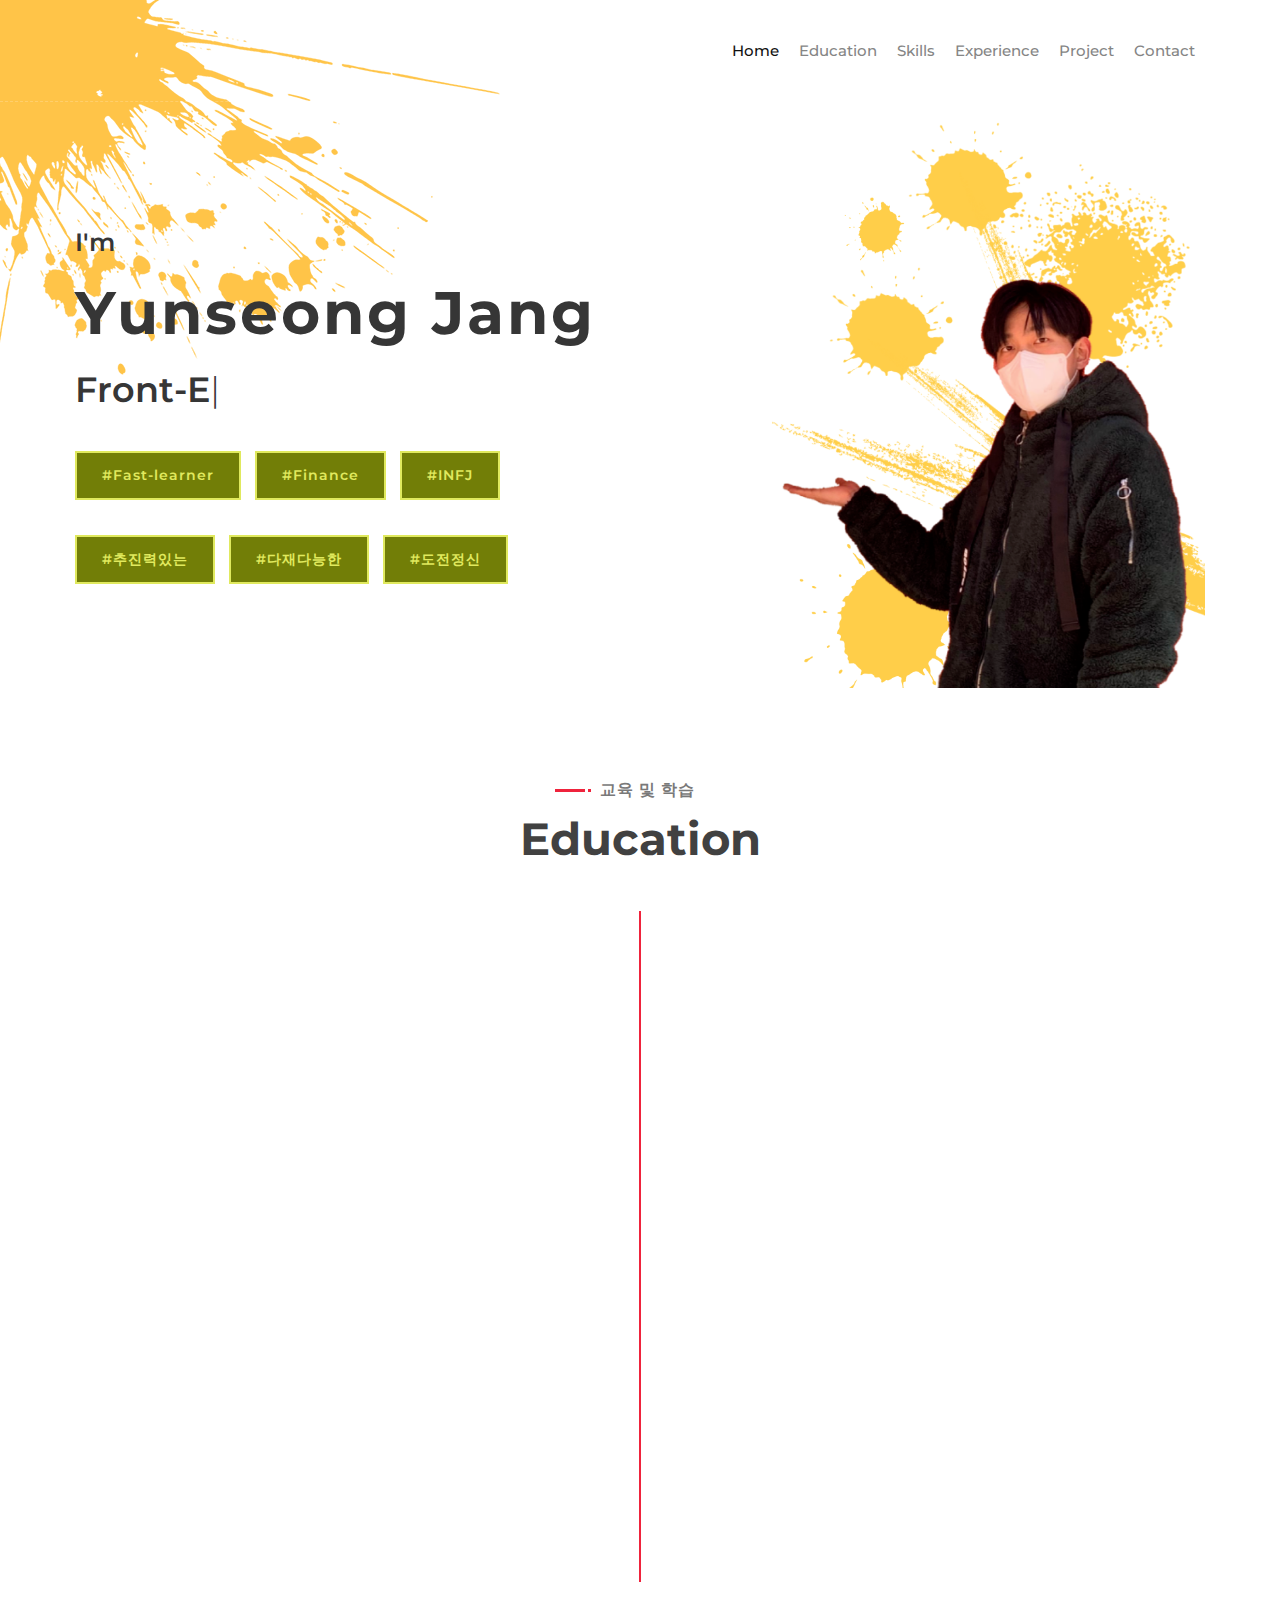
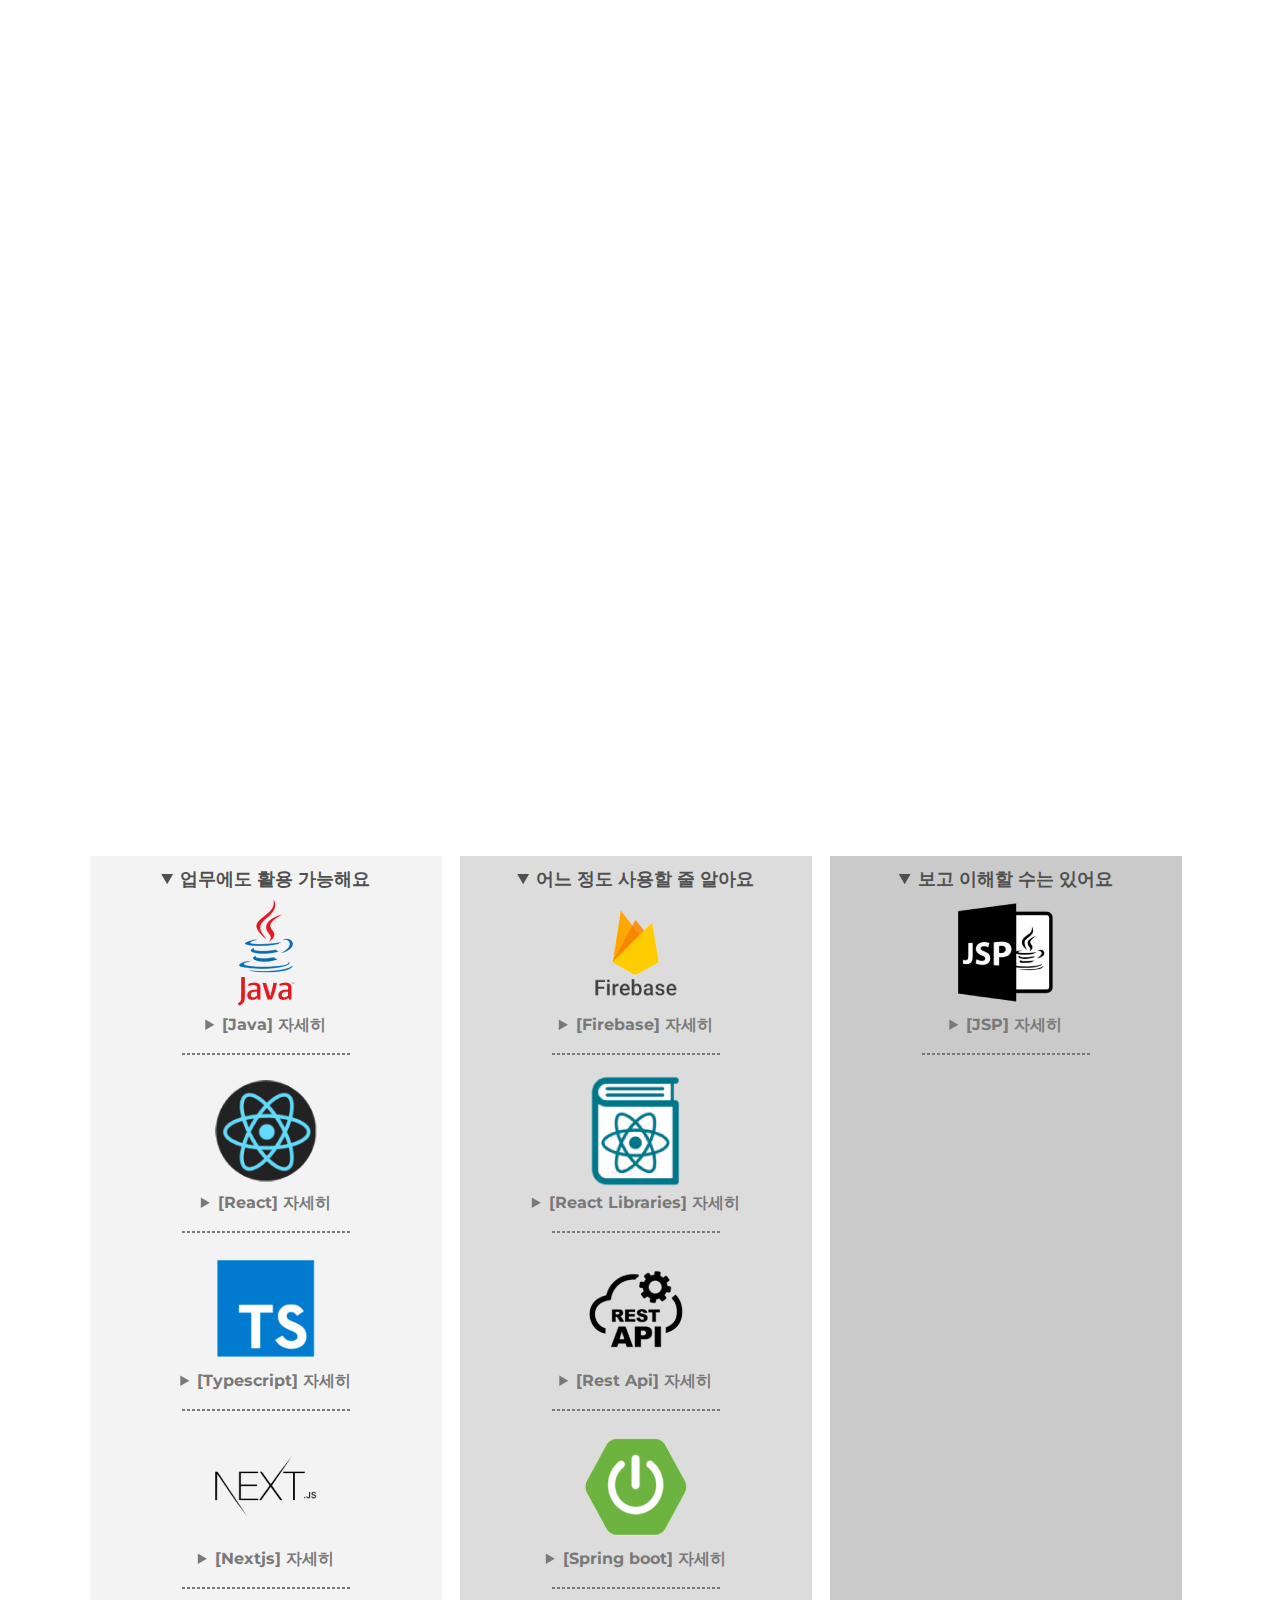
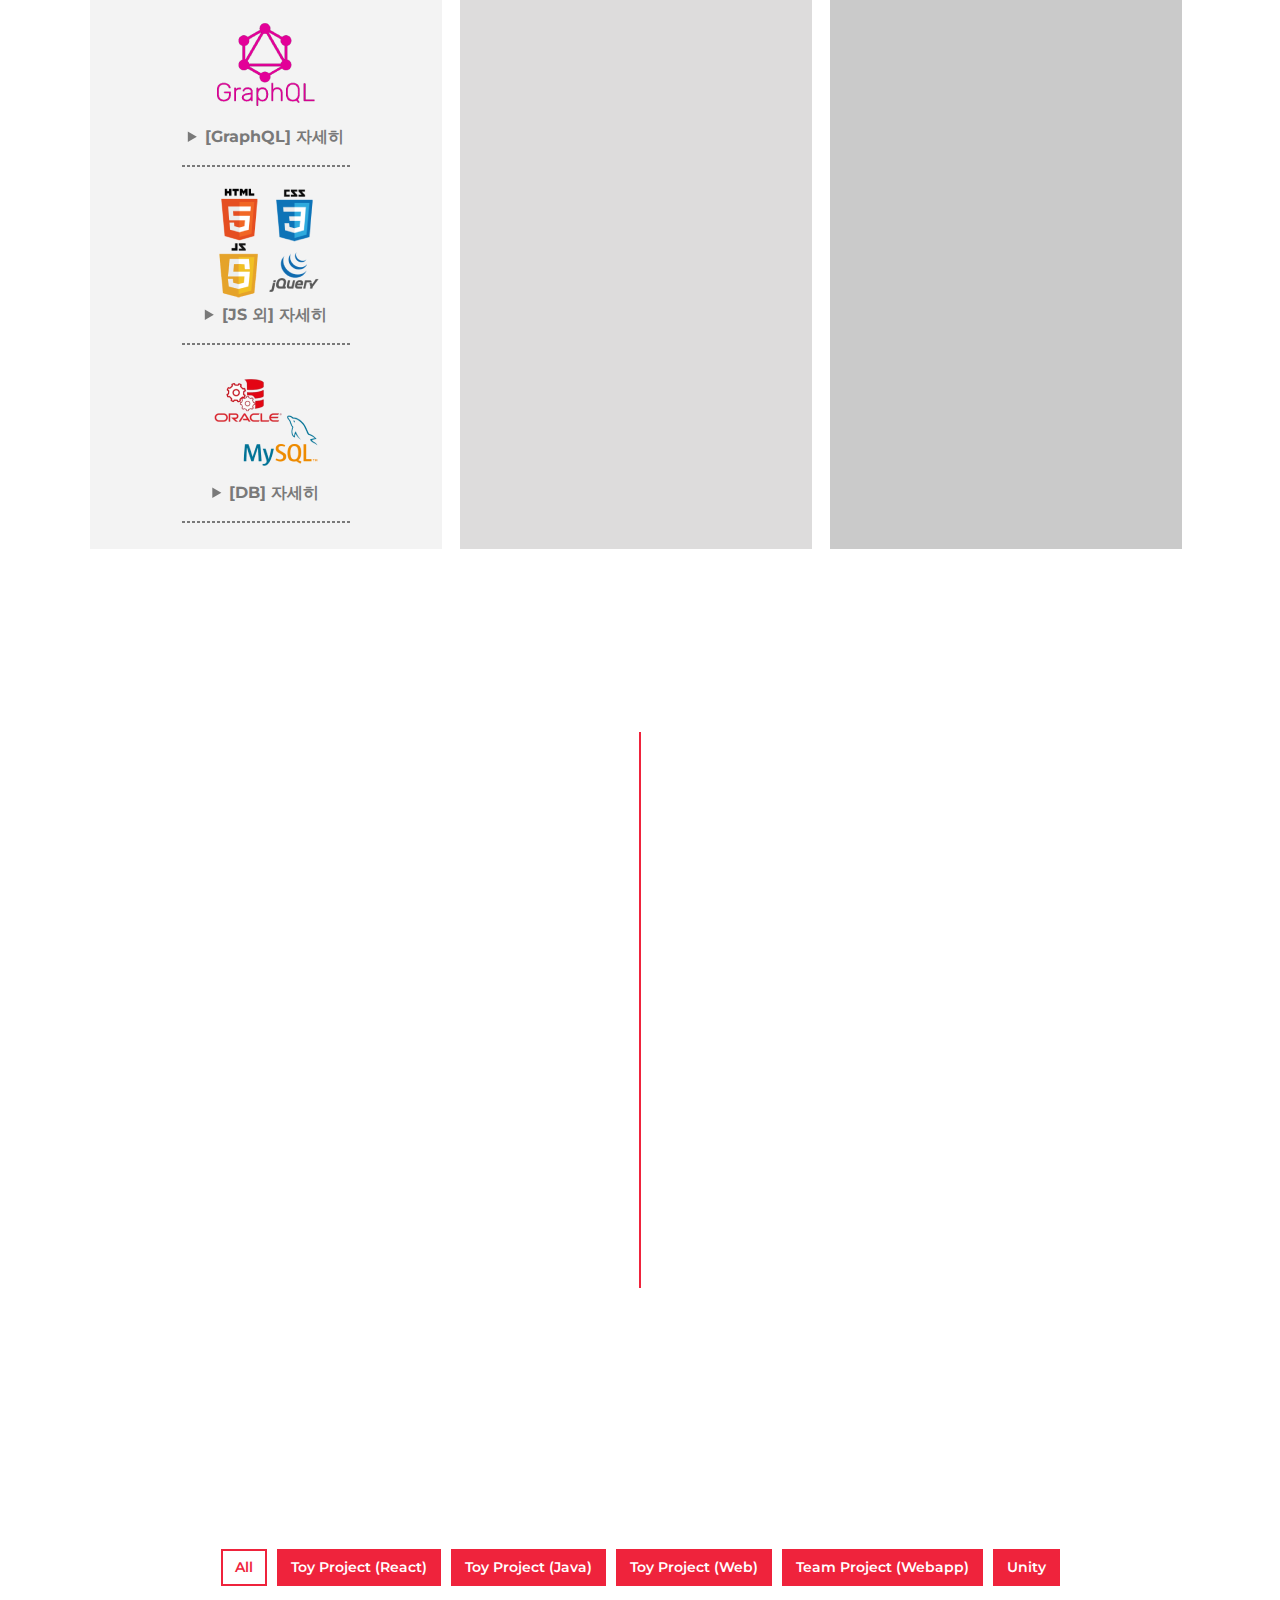
<file: index.html>
<!DOCTYPE html>
<html lang="en">
    <head>
        <meta charset="utf-8">
        <title>비전있는 비전공자 "장윤성"</title>
        <meta content="width=device-width, initial-scale=1.0" name="viewport">
        <meta content="Free Website Template" name="keywords">
        <meta content="Free Website Template" name="description">

        <!-- Favicon -->
        <link href="img/favicon.ico" rel="icon">

        <!-- Google Font -->
        <link href="https://fonts.googleapis.com/css2?family=Montserrat:wght@300;400;500;600;700&display=swap" rel="stylesheet">

        <!-- CSS Libraries -->
        <link href="https://stackpath.bootstrapcdn.com/bootstrap/4.4.1/css/bootstrap.min.css" rel="stylesheet">
        <link href="https://cdnjs.cloudflare.com/ajax/libs/font-awesome/5.10.0/css/all.min.css" rel="stylesheet">
        <link href="lib/animate/animate.min.css" rel="stylesheet">
        <link href="lib/owlcarousel/assets/owl.carousel.min.css" rel="stylesheet">
        <link href="lib/lightbox/css/lightbox.min.css" rel="stylesheet">

        <!-- Template Stylesheet -->
        <link href="./css/style.css" rel="stylesheet">
    </head>

    <body data-spy="scroll" data-target=".navbar" data-offset="51">
        <!-- Nav Bar Start -->
        <div class="navbar navbar-expand-lg bg-light navbar-light">
            <div class="container-fluid">
                
                <button type="button" class="navbar-toggler" data-toggle="collapse" data-target="#navbarCollapse">
                    <span class="navbar-toggler-icon"></span>
                </button>

                <div class="collapse navbar-collapse justify-content-between" id="navbarCollapse">
                    <div class="navbar-nav ml-auto">
                        <a href="#home" class="nav-item nav-link active">Home</a>
                        <a href="#about" class="nav-item nav-link">Education</a>
                        <a href="#service" class="nav-item nav-link">Skills</a>
                        <a href="#experience" class="nav-item nav-link">Experience</a>
                        <a href="#portfolio" class="nav-item nav-link">Project</a>
                        <a href="#contact" class="nav-item nav-link">Contact</a>
                    </div>
                </div>
            </div>
        </div>
        <!-- Nav Bar End -->


        <!-- Hero Start -->
        <div class="hero" id="home">
            <div class="container-fluid">
                <div class="row align-items-center">
                    <div class="col-sm-12 col-md-6">
                        <div class="hero-content">
                            <div class="hero-text">
                                <p>I'm</p>
                                <h1>Yunseong Jang</h1>
                                <h2></h2>
                                <div class="typed-text">Front-End Developer</div>
                            </div>
                            <div class="hero-btn">
                                <a class="btn" style="cursor: default;">#Fast-learner</a>
                                <a class="btn" style="cursor: default;">#Finance</a>
                                <a class="btn" style="cursor: default;">#INFJ</a>
                                </br>
                                <a class="btn" style="cursor: default;">#추진력있는</a>
                                <a class="btn" style="cursor: default;">#다재다능한</a>
                                <a class="btn" style="cursor: default;">#도전정신</a>
                            </div>
                        </div>
                    </div>
                    <div class="col-lg-6">
                        <div class="hero-image">
                            <img src="img/hero2.png" alt="Hero Image">
                        </div>
                    </div>
                </div>
            </div>
        </div>
        <!-- Hero End -->


        <!-- About Start -->
        <div class="experience" id="about">
            <div class="container">
                <header class="section-header text-center wow zoomIn" data-wow-delay="0.1s">
                    <p>교육 및 학습</p>
                    <h2>Education</h2>
                </header>
                <div class="timeline">
                    
                    <div class="timeline-item left wow slideInLeft" data-wow-delay="0.1s">
                        <div class="timeline-text">
                            <div class="timeline-date">2006 - 2009 (졸업)</div>
                            <h2>자양 고등학교</h2>
                            <h4>대한민국 서울시 광진구</h4>
                            <p>
                               
                            </p>
                        </div>
                    </div>
                    <div class="timeline-item right wow slideInRight" data-wow-delay="0.1s">
                        <div class="timeline-text">
                            <div class="timeline-date">2013.10 - 2014.10 (졸업)</div>
                            <h2>SIBT (Sydney Institute Business and Technology)</h2>
                            <h4>Sydney, NSW, Australia</h4>
                            <p>
                                Diploma of Commerce
                            </p>
                        </div>
                    </div>
                    <div class="timeline-item left wow slideInLeft" data-wow-delay="0.1s">
                        <div class="timeline-text">
                            <div class="timeline-date">2015 - 2015 (중퇴)</div>
                            <h2>Macquarie University</h2>
                            <h4>Sydney, NSW, Australia</h4>
                            <p>
                                Accounting
                            </p>
                        </div>
                    </div>
                    <div class="timeline-item right wow slideInRight" data-wow-delay="0.1s">
                        <div class="timeline-text">
                            <div class="timeline-date">2022.08.03 - 2022.12.28 (수료)</div>
                            <h2>KOREA IT Academy</h2>
                            <h4>대한민국 서울시 서초구</h4>
                            <p>
                                임베디드 소프트웨어융합 풀스택 개발자 양성과정B
                            </p>
                        </div>
                    </div>
                </div>
            </div>
        </div>
        <!-- About End -->
        <!-- ETC Info Start-->
        <div class="banner wow zoomIn" data-wow-delay="0.1s" style="visibility: visible; animation-delay: 0.1s; animation-name: zoomIn;">
            <div class="container">
                <div class="section-header text-center">
                    
                    <h2>More Info</h2>
                </div>
                <div class="container banner-text" style="text-align: left;">
                    <p><b>기타 어학관련: </b></p>
                    <li>Navitas English (Bondi) | <em>Sydney, NSW, Australia</em> | General English (Advanced Level) </br><ul style="text-align: right;">2012.11.12 - 2013.09.13</ul></li>
                    <li>Navitas English (City) | <em>Sydney, NSW, Australia</em> | IELTS Exam Preparation </br><ul style="text-align: right;">2013.03.18 - 2013.05.10</ul></li>
                    <li>Navitas English (City) | <em>Sydney, NSW, Australia</em> | Academic English2 (Score: 78.5/100) </br><ul style="text-align: right;">2013.06.17 - 2013.08.23</ul></li>
                </div>
                <div class="container banner-text" style="text-align: left;">
                    <p><b>기타 자격증: </b></p>
                    <li>운전면허증&nbsp;&nbsp;&nbsp;|&nbsp;&nbsp;&nbsp;1종 보통&nbsp;&nbsp;&nbsp;|&nbsp;&nbsp;&nbsp;2010년 취득</li>
                </div>
            </div>
        </div>
        <!-- ETC Info End-->
        
        <!-- Service Start -->
        <div class="service" id="service">
            <div class="container">
                <div class="section-header text-center wow zoomIn" data-wow-delay="0.1s">
                    <p>프로그래밍</p>
                    <h2>Skills</h2>
                </div>


                <div class="skill-container" id="skill-con">
                    <div id="skill-left"><details open="true"><summary style="font-size: 18px; color:#505050;"><b>업무에도 활용 가능해요</b></summary>
                        <img src="img/java.png"></br><details><summary><b>[Java] 자세히</b></summary>
                            <p>
                                <li>국비과정에서 기본 Language로 Java를 학습하였습니다.</li>
                                <li>Java 언어를 기본으로 한 프로젝트 경험이 있습니다.</li>
                            </p>
                        </details>
                        <hr>
                        <img src="img/react.png"></br><details><summary><b>[React] 자세히</b></summary>
                            <p>
                                <li>React에 대한 전반적인 이해도와 사용 방법을 갖추고 있습니다.</li>
                                <li>React 기반의 프로젝트 제작 경험이 있습니다. (Project 카테고리 참조)</li>
                                
                            </p>
                        </details>
                        <hr>
                        <img src="img/typescript.png"></br><details><summary><b>[Typescript] 자세히</b></summary>
                            <p>
                                <li>React 프로젝트를 Typescript를 기반으로 제작하였습니다.</li>
                                <li>Typescript에 대한 전반적인 이해도를 갖추고 있습니다.</li>
                            </p>
                        </details>
                        <hr>
                        <img src="img/nextjs.png"></br><details><summary><b>[Nextjs] 자세히</b></summary>
                            <p>
                                <li>Next.js를 사용하여, React 프로젝트를 진행하였습니다.</li>
                                <li>Next.js에 대한 전반적인 이해도를 갖추고 있습니다.</li>
                            </p>
                        </details>
                        <hr>
                        <img src="img/graphql.png"></br><details><summary><b>[GraphQL] 자세히</b></summary>
                            <p>
                                <li>Apollo를 사용하여, GraphQL을 연동한 프로젝트를 진행하였습니다.</li>
                                <li>REST Api와의 차이를 숙지하고 있습니다.</li>
                            </p>
                        </details>
                        <hr>
                        <img src="img/html.png"></br><details><summary><b>[JS 외] 자세히</b></summary>
                            <p>
                            <li>Toy Project(프몬 아카데미), Team Project (Space Music) 웹앱 제작 경험이 있습니다.</li>
                            <li>부트스트랩 템플릿을 활용하여 기존 템플릿에 css, js 등을 추가/삭제하여 원하는 기능과 화면을 구현할 수 있습니다.</li>
                            <li>React를 공부하면서, JS에 대한 이해도와 언어 사용 숙련도가 향상되었습니다.</li>
                            </p>
                        </details>
                        <hr>
                        <img src="img/db.png"></br><details><summary><b>[DB] 자세히</b></summary>
                            <p>
                            <li>기본적인 SQL문 사용이 가능합니다.</li>
                            <li>Team Project (SPACE MUSIC) 제작 시, Oracle DB를 활용한 SQL문을 직접 작성하였습니다.</li>
                            </p>
                        </details>
                        <hr>

                    </details>
                    </div>
                    

                    <div id="skill-center"><details open="true"><summary style="font-size: 18px; color:#505050;"><b>어느 정도 사용할 줄 알아요</b></summary>
                        <img src="img/firebase.png"></br><details><summary><b>[Firebase] 자세히</b></summary>
                            <p>
                                <li>React Board 프로젝트에서 활용한 경험이 있습니다.</li>
                                <li>Firebase를 활용한 DB사용을 진행하였습니다.</li>
                            </p>
                        </details>
                        <hr>
                        <img src="img/reactlibraries.png"></br><details><summary><b>[React Libraries] 자세히</b></summary>
                            <p>
                                <li>React 업무 활용도를 높이기 위한, 다양한 Library들을 사용할 수 있습니다.</li>
                                <li>Apollo, Emotion, Antd, Eslint, slick 등등 다양한 라이브러리들을 공부하였습니다.</li>
                            </p>
                        </details>
                        <hr>
                        <img src="img/restapi.png"></br><details><summary><b>[Rest Api] 자세히</b></summary>
                            <p>
                                <li>Rest Api에 대한 기본적인 이해도와 사용 방법을 갖추고 있습니다.</li>
                                <li>GraphQL과의 차이점을 숙지하고 있습니다.</li>
                            </p>
                        </details>
                        <hr>
                        <img src="img/springboot.png"></br><details><summary><b>[Spring boot] 자세히</b></summary>
                            <p>
                            <li>MySQL/Oracle과 연동하여 데이터 입출력이 가능합니다.</li>
                            <li>기본적인 CRUD 게시판 제작이 가능합니다.</li>
                            </p>
                        </details>
                        <hr>


                    </details>
                    </div>

                    <div id="skill-right"><details open="true"><summary style="font-size: 18px; color:#505050;"><b>보고 이해할 수는 있어요</b></summary>
                        <img src="img/jsp.png"></br><details><summary><b>[JSP] 자세히</b></summary>
                            <p>
                            <li>MySQL/Oracle과 연동하여 데이터 입출력이 가능합니다.</li>
                            <li>간단한 게시판 제작이 가능합니다.</li>
                            <li>Team Project(Space Music) 웹앱 제작 경험이 있습니다.</li>
                            </p>
                        </details>
                        <hr>

                    </details>
                    </div>

                </div>

                

                <!-- 
                <div class="row">
                    <div class="col-lg-6 wow fadeInUp" data-wow-delay="0.0s">
                        <div class="service-item">
                            <div class="service-icon">
                                <i><img src="img/Java.png"></i>
                            </div>
                            <div class="service-text">
                                <h3>JAVA</h3>
                                <ul>
                                    <li>기본 Language로 Java를 학습하였습니다.</li>
                                </ul>
                            </div>
                        </div>
                    </div>
                    <div class="col-lg-6 wow fadeInUp" data-wow-delay="0.2s">
                        <div class="service-item">
                            <div class="service-icon">
                                <i><img src="img/html.png"></i>
                            </div>
                            <div class="service-text">
                                <h3>HTML / CSS / JavaScript / jQuery</h3>
                                <ul>
                                    <li>프로젝트를 통한 웹 퍼블리싱 경험이 있습니다.</li>
                                    <li>Toy Project(프몬 아카데미), Team Project (Space Music) 웹앱 제작 경험이 있습니다.</li>
                                    <li>템플릿을 활용: 기존 템플릿에 css, js를 추가 / 삭제하여 원하는 기능과 화면을 구현할 수 있습니다.</li>
                                </ul>
                            </div>
                        </div>
                    </div>
                    <div class="col-lg-6 wow fadeInUp" data-wow-delay="0.4s">
                        <div class="service-item">
                            <div class="service-icon">
                                <i><img src="img/dbms.png"></i>
                            </div>
                            <div class="service-text">
                                <h3>DBMS</h3>
                                <ul>
                                    <li>기본적인 SQL문 사용이 가능합니다.</li>
                                    <li>SQLD 응시 (결과 대기중)</li>
                                    <li>교육과정에서 응용프로그램은 DBeaver를 사용하였습니다.</li>
                                </ul>
                            </div>
                        </div>
                    </div>
                    <div class="col-lg-6 wow fadeInUp" data-wow-delay="0.6s">
                        <div class="service-item">
                            <div class="service-icon">
                                <i><img src="img/jsp.png"></i>
                            </div>
                            <div class="service-text">
                                <h3>JSP</h3>
                                <ul>
                                    <li>MySQL/Oracle과 연동하여 데이터 입출력이 가능합니다.</li>
                                    <li>간단한 게시판 제작이 가능합니다.</li>
                                    <li>JSP에서 부족한 부분이 있지만, 개인적으로 Spring boot 학습을 진행중이며, 스프링 부트로 JSP의 부족한 부분을 채워 나가고 있습니다.</li>
                                </ul>
                            </div>
                        </div>
                    </div>
                </div>
            </div>
        </div>
        <!-- Service End -->
        
        
         <!-- Experience Start -->
        <div class="experience" id="experience">
            <div class="container">
                <header class="section-header text-center wow zoomIn" data-wow-delay="0.1s">
                    <p>경험</p>
                    <h2>Work Experience</h2>
                </header>
                <div class="timeline">
                    <div class="timeline-item left wow slideInLeft" data-wow-delay="0.1s">
                        <div class="timeline-text">
                            <div class="timeline-date">2015.11 - 2016.03</div>
                            <h2>Internship</h2>
                            <h4>Yonsei Accounting, Sydney, NSW, Australia</h4>
                            <p>
                                Tax Return
                            </p>
                        </div>
                    </div>
                    <div class="timeline-item right wow slideInRight" data-wow-delay="0.1s">
                        <div class="timeline-text">
                            <div class="timeline-date">2021.05 - 2022.01</div>
                            <h2>Property Trader</h2>
                            <h4>Starbeta Korea, Seoul, Korea</h4>
                            <p>
                                암호화폐(코인) 선물 프랍트레이더
                            </p>
                        </div>
                    </div>
                    <div class="timeline-item left wow slideInLeft" data-wow-delay="0.1s">
                        <div class="timeline-text">
                            <div class="timeline-date">2022.08</div>
                            <h2>Property Trader</h2>
                            <h4>FTMO</h4>
                            <p>
                                FTMO 프랍트레이더 (Forex · 외환 선물) 테스트 최종합격
                            </p>
                            <button class="btn" id="verification">Verification 확인</button>
                        </div>
                        <div class="modal">
                            <div class="modal_content" 
                                 title="클릭하면 창이 닫힙니다.">
                              <img src="img/FTMO_verification.JPG" style="max-width:100%; height:auto;">
                            </div>
                          </div>
                    </div>
                </div>
            </div>
        </div>
        <!-- Job Experience End -->

        


        <!-- Portfolio Start -->
        <div class="portfolio" id="portfolio">
            <div class="container">
                <div class="section-header text-center wow zoomIn" data-wow-delay="0.1s">
                    <p>포트폴리오</p>
                    <h2>My Project</h2>
                    </br>
                    <a>이미지 클릭시 간단 리뷰 / 자세한 사항은 '프로젝트 상세' 클릭</a>
                </div>
                <div class="row">
                    <div class="col-12">
                        <ul id="portfolio-filter">
                            <li data-filter="*" class="filter-active">All</li>
                            <li data-filter=".filter-5">Toy Project (React)</li>
                            <li data-filter=".filter-1">Toy Project (Java)</li>
                            <li data-filter=".filter-2">Toy Project (Web)</li>
                            <li data-filter=".filter-3">Team Project (Webapp)</li>
                            <li data-filter=".filter-4">Unity</li>
                        </ul>
                    </div>
                </div>
                <div class="row portfolio-container">
                    <div class="col-lg-4 col-md-6 col-sm-12 portfolio-item filter-5 wow fadeInUp" data-wow-delay="0.4s">
                        <div class="portfolio-wrap">
                            <div class="portfolio-img">
                                <a href="img/reactboardreview.png" data-title="프로젝트 후기" data-lightbox="portfolio5"><img src="img/boardmain.jpg"></a>
                            </div>
                            <div class="portfolio-text">
                                <h3>React Board</h3>
                                <a class="btn2" href="./reactBoard.html" style="font-size: 15px; font-weight: bold;" target="_blank">프로젝트<br/>상세</a>
                                <a class="btn1" href="https://github.com/Edmund-Jang/Toy_Board-React" target="_blank"><i class="fab fa-github"></i></a>
                            </div>
                        </div>
                    </div>
                    <div class="col-lg-4 col-md-6 col-sm-12 portfolio-item filter-1 wow fadeInUp" data-wow-delay="0.0s">
                        <div class="portfolio-wrap">
                            <div class="portfolio-img">
                                <a href="img/Stock_Review.jpg" data-title="프로젝트 후기" data-lightbox="portfolio1"><img src="img/Stock_main.jpg"></a>
                                <a style="display:none;" data-title="하이, 침팬지. 주식추천해줘" href="img/Random_Stock.gif" data-lightbox="portfolio1"></a>
                                <a style="display:none;" data-title="복리 계산기" href="img/Cal.gif" data-lightbox="portfolio1"></a>
                                <a style="display:none;" data-title="코스피vs수익률 비교" href="img/ProfitvsKospi.gif" data-lightbox="portfolio1"></a>
                            </div>
                            <div class="portfolio-text">
                                <h3>랜덤 주식 추천</h3>
                                <a class="btn1" href="https://github.com/Edmund-Jang/Toy_Stock-Java" target="_blank"><i class="fab fa-github"></i></a>
                            </div>
                        </div>
                    </div>
                    <div class="col-lg-4 col-md-6 col-sm-12 portfolio-item filter-2 wow fadeInUp" data-wow-delay="0.2s">
                        <div class="portfolio-wrap">
                            <div class="portfolio-img">
                                <a href="img/PM_Review.jpg" data-title="프로젝트 후기" data-lightbox="portfolio2"><img src="img/PM_main.png"></a>
                                <a style="display:none;" data-title="GIF로 둘러보기" href="img/pm_all.gif" data-lightbox="portfolio2"></a>
                            </div>
                            <div class="portfolio-text">
                                <h3>프몬 아카데미</h3>
                                <a class="btn1" href="https://github.com/Edmund-Jang/Toy_TradingAcademy-Web" target="_blank"><i class="fab fa-github"></i></a>
                            </div>
                        </div>
                    </div>
                    <div class="col-lg-4 col-md-6 col-sm-12 portfolio-item filter-3 wow fadeInUp" data-wow-delay="0.4s">
                        <div class="portfolio-wrap">
                            <div class="portfolio-img">
                                <a href="img/spacemusicreview.png" data-title="프로젝트 후기" data-lightbox="portfolio3"><img src="img/SpaceMusic_Main.png"></a>
                            </div>
                            <div class="portfolio-text">
                                <h3>Space Music</h3>
                                <a class="btn2" href="./spacemusic.html" style="font-size: 15px; font-weight: bold;" target="_blank">프로젝트<br/>상세</a>
                                <a class="btn1" href="https://github.com/Edmund-Jang/Team_SpaceMusic-Webapp" target="_blank"><i class="fab fa-github"></i></a>
                            </div>
                        </div>
                    </div>
                    <div class="col-lg-4 col-md-6 col-sm-12 portfolio-item filter-4 wow fadeInUp" data-wow-delay="0.6s">
                        <div class="portfolio-wrap">
                            <div class="portfolio-img">
                                <a href="img/Unity_Review.jpg" data-title="Journey of Shiba" data-lightbox="portfolio4"><img src="img/Unity_Project_main.png"></a>
                                <a style="display:none;" data-title="Journey of Shiba" href="img/Unity_Project.gif" data-lightbox="portfolio4"></a>
                                <a style="display:none;" data-title="Journey of Shiba" href="img/Unity_Project2.jpg" data-lightbox="portfolio4"></a>
                                <a style="display:none;" data-title="Journey of Shiba" href="img/Unity_Project3.jpg" data-lightbox="portfolio4"></a>
                                <a style="display:none;" data-title="Journey of Shiba" href="img/Unity_Project4.jpg" data-lightbox="portfolio4"></a>
                            </div>
                            <div class="portfolio-text">
                                <h3>Journey of Shiba</h3>
                                <a class="btn1" href="https://play.google.com/store/apps/details?id=com.BtY_Production.JourneyofShib" target="_blank"><i class="fab fa-google-play"></i></a>
                            </div>
                        </div>
                    </div>
                </div>
            </div>
        </div>
        <!-- Portfolio End -->

        <!-- Footer Start -->
        <div class="footer wow fadeIn" data-wow-delay="0.3s" id="contact">
            <div class="container-fluid">
                <div class="container">
                    <div class="footer-info">
                        <h3>↓↓ Contact ↓↓</h3>
                        <h2>Yunseong Jang (장윤성)</h2>
                        
                        <div class="footer-menu">
                            
                            <p>jisu2775@naver.com</p>
                        </div>
                        <div class="footer-social">
                            <a href="https://github.com/Edmund-Jang?tab=repositories&q=&type=&language=&sort=name" target="_blank"><i style="font-size: 2em;" class="fab fa-github"> Github</i></a>
                        </div>
                    </div>
                </div>
                <div class="container copyright">
                    <p>&copy; <a href="https://edmund-jang.github.io">Yunseong Jang</a>, All Right Reserved | Designed By <a href="https://htmlcodex.com">HTML Codex</a> | Edited By <a href="https://edmund-jang.github.io">Yunseong Jang</a></p>
                </div>
            </div>
        </div>
        <!-- Footer End -->
        
        
        <!-- Back to top button -->
        <a href="#" class="btn back-to-top"><i class="fa fa-chevron-up"></i></a>
        
        
        <!-- Pre Loader -->
        <div id="loader" class="show">
            <div class="loader"></div>
        </div>

        
        <!-- JavaScript Libraries -->
        <script src="https://code.jquery.com/jquery-3.4.1.min.js"></script>
        <script src="https://stackpath.bootstrapcdn.com/bootstrap/4.4.1/js/bootstrap.bundle.min.js"></script>
        <script src="lib/easing/easing.min.js"></script>
        <script src="lib/wow/wow.min.js"></script>
        <script src="lib/waypoints/waypoints.min.js"></script>
        <script src="lib/typed/typed.min.js"></script>
        <script src="lib/owlcarousel/owl.carousel.min.js"></script>
        <script src="lib/isotope/isotope.pkgd.min.js"></script>
        <script src="lib/lightbox/js/lightbox.min.js"></script>
        
        <!-- Contact Javascript File -->
        <script src="mail/jqBootstrapValidation.min.js"></script>
        <script src="mail/contact.js"></script>

        <!-- Template Javascript -->
        <script src="./js/main.js"></script>
    </body>
</html>
</file>
<file: css/style.css>
/*******************************/
/********* General CSS *********/
/*******************************/
body {
    color: #797979;
    background: #ffffff;
    font-family: 'Montserrat', sans-serif;
}

h1,
h2, 
h3, 
h4,
h5, 
h6 {
    color: #414141;
}

a {
    color: #313131;
    transition: .3s;
}

a:hover,
a:active,
a:focus {
    color: #EF233C;
    outline: none;
    text-decoration: none;
}

.btn:focus,
.form-control:focus {
    box-shadow: none;
}

.container-fluid {
    max-width: 1366px;
}

.btn {
    padding: 12px 25px;
    font-size: 14px;
    font-weight: 600;
    letter-spacing: 1px;
    color: #ffffff;
    background: #EF233C;
    border: 2px solid transparent;
    border-radius: 0;
    box-shadow: inset 0 0 0 50px #EF233C;
    transition: ease-out 0.3s;
    -webkit-transition: ease-out 0.3s;
    -moz-transition: ease-out 0.3s;
}

.btn:hover {
    color: #EF233C;
    background: transparent;
    box-shadow: inset 0 0 0 0 #EF233C;
    border-color: #EF233C;
}

#loader {
    position: fixed;
    top: 0;
    right: 0;
    bottom: 0;
    left: 0;
    display: flex;
    align-items: center;
    justify-content: center;
    background: #ffffff;
    opacity: 0;
    visibility: hidden;
    -webkit-transition: opacity .3s ease-out, visibility 0s linear .3s;
    -o-transition: opacity .3s ease-out, visibility 0s linear .3s;
    transition: opacity .3s ease-out, visibility 0s linear .3s;
    z-index: 999;
}

#loader.show {
    -webkit-transition: opacity .6s ease-out, visibility 0s linear 0s;
    -o-transition: opacity .6s ease-out, visibility 0s linear 0s;
    transition: opacity .6s ease-out, visibility 0s linear 0s;
    visibility: visible;
    opacity: 1;
}

#loader .loader {
    position: relative;
    width: 45px;
    height: 45px;
    border: 5px solid #dddddd;
    border-top: 5px solid #EF233C;
    border-radius: 50%;
    -webkit-animation: spin 2s linear infinite;
    animation: spin 2s linear infinite;
}

@-webkit-keyframes spin {
    0% { -webkit-transform: rotate(0deg); }
    100% { -webkit-transform: rotate(360deg); }
}

@keyframes spin {
    0% { transform: rotate(0deg); }
    100% { transform: rotate(360deg); }
}

.back-to-top {
    position: fixed;
    display: none;
    width: 44px;
    height: 44px;
    padding: 8px 0;
    text-align: center;
    line-height: 1;
    font-size: 22px;
    right: 15px;
    bottom: 15px;
    z-index: 9;
}

.back-to-top i {
    color: #ffffff;
}

.back-to-top:hover i {
    color: #414141;
}


/**********************************/
/*********** Nav Bar CSS **********/
/**********************************/
.navbar {
    position: relative;
    transition: .5s;
    z-index: 999;
}

.navbar.nav-sticky {
    position: fixed;
    top: 0;
    width: 100%;
    box-shadow: 0 2px 5px rgba(0, 0, 0, .3);
}

.navbar .navbar-brand {
    margin: 0;
    font-size: 45px;
    line-height: 0px;
    font-weight: 700;
    letter-spacing: 2px;
    transition: .5s;
    
}

.navbar .navbar-brand img {
    max-width: 100%;
    max-height: 40px;
}

.navbar .dropdown-menu {
    margin-top: 0;
    border: 0;
    border-radius: 0;
    background: #f8f9fa;
}

@media (min-width: 992px) {
    .navbar {
        position: absolute;
        width: 100%;
        padding: 30px 60px;
        background: transparent !important;
        border-bottom: 1px dashed rgba(256, 256, 256, .2);
        z-index: 9;
    }
    
    .navbar.nav-sticky {
        padding: 10px 60px;
        background: #ffffff !important;
    }
    
    /* 네비 메인 이름부분 색상*/
    .navbar .navbar-brand {
        color: #363636;
    }
    
    /* 네비 메인 이름 스크롤 후 색상*/
    .navbar.nav-sticky .navbar-brand {
        color: #000000;
    }

    /* 네비 메뉴 기본 색상 */
    .navbar-light .navbar-nav .nav-link,
    .navbar-light .navbar-nav .nav-link:focus {
        padding: 10px 10px 8px 10px;
        color: #858585;
        font-size: 15px;
        font-weight: 500;
    }
    
    .navbar-light.nav-sticky .navbar-nav .nav-link,
    .navbar-light.nav-sticky .navbar-nav .nav-link:focus {
        color: #414141;
    }

    .navbar-light .navbar-nav .nav-link:hover,
    .navbar-light .navbar-nav .nav-link.active {
        color: #111111;
    }
    
    .navbar-light.nav-sticky .navbar-nav .nav-link:hover,
    .navbar-light.nav-sticky .navbar-nav .nav-link.active {
        color: #727e07;
    }
}

@media (max-width: 991.98px) {   
    .navbar {
        padding: 15px;
        background: #ffffff !important;
    }
    
    .navbar .navbar-brand {
        color: #EF233C;
    }
    
    .navbar .navbar-nav {
        margin-top: 15px;
    }
    
    .navbar a.nav-link {
        padding: 5px;
    }
    
    .navbar .dropdown-menu {
        box-shadow: none;
    }
}


/*******************************/
/********** Hero CSS ***********/
/*******************************/
.hero {
    position: relative;
    margin-bottom: 45px;
    padding: 120px 0 0 0;
    overflow: hidden;
    background: url(../img/hero-bg.png) left top no-repeat;

}

.hero .container-fluid {
    padding: 0;
}

.hero .hero-image {
    position: relative;
    text-align: right;
    padding-right: 75px;
}

.hero .hero-image img {
    max-width: 80%;
    max-height: 80%;
}

.hero .hero-content {
    position: relative;
    padding-left: 75px;
    display: flex;
    align-items: flex-start;
    justify-content: center;
    flex-direction: column;
}

.hero .hero-text p {
    color: #363636;
    font-size: 25px;
    font-weight: 600;
    margin-bottom: 15px;
}

.hero .hero-text h1 {
    color: #363636;
    font-size: 60px;
    font-weight: 700;
    letter-spacing: 3px;
    margin-bottom: 15px;
}

.hero .hero-text h2 {
    display: inline-block;
    margin: 0;
    height: 35px;
    color: #363636;
    font-size: 35px;
    font-weight: 600;
}

.hero .hero-text .typed-text {
    display: none;
}

.hero .hero-text .typed-cursor {
    font-size: 35px;
    font-weight: 300;
    color: #363636;
}

.hero .hero-btn .btn {
    margin-top: 35px;
    color: #e0e95e;
    background: #e0e95e;
    box-shadow: inset 0 0 0 50px #727e07;
    border-color: #e0e95e;
}

.hero .hero-btn .btn:hover {
    color: #727e07;
    background: #e0e95e;
    box-shadow: inset 0 0 0 0 #727e07;
    border-color: #727e07;
}

.hero .hero-btn .btn {
    margin-right: 10px;
}

@media (max-width: 991.98px) {
    .hero {
        padding-top: 60px;
    }
    
    .hero .hero-content {
        padding: 0 15px;
    }
    
    .hero .hero-text p {
        font-size: 20px;
    }
    
    .hero .hero-text h1 {
        font-size: 45px;
    }
    
    .hero .hero-text h2 {
        font-size: 25px;
        height: 25px;
    }
    
    .hero .hero-btn .btn {
        padding: 12px 30px;
        letter-spacing: 1px;
    }
}

@media (max-width: 767.98px) {
    .hero {
        padding-top: 60px;
        padding-bottom: 60px;
    }
    
    .hero,
    .hero .hero-text,
    .hero .hero-btn {
        width: 100%;
        text-align: center;
    }
    
    .hero .hero-text p {
        font-size: 18px;
    }
    
    .hero .hero-text h1 {
        font-size: 35px;
    }
    
    .hero .hero-text h2 {
        font-size: 22px;
        height: 22px;
    }
    
    .hero .hero-btn .btn {
        padding: 10px 15px;
        letter-spacing: 1px;
    }
}

@media (max-width: 575.98px) {
    .hero .hero-text p {
        font-size: 16px;
    }
    
    .hero .hero-text h1 {
        font-size: 30px;
    }
    
    .hero .hero-text h2 {
        font-size: 18px;
        height: 18px;
    }
    
    .hero .hero-btn .btn {
        padding: 8px 10px;
        letter-spacing: 0;
    }
}


/*******************************/
/******* Section Header ********/
/*******************************/
.section-header {
    position: relative;
    margin-bottom: 45px;
}

.section-header p {
    display: inline-block;
    margin: 0 30px;
    margin-bottom: 10px;
    padding-left: 15px;
    position: relative;
    font-size: 16px;
    font-weight: 600;
    letter-spacing: 1px;
    text-transform: uppercase;
    background: #ffffff;
}

.section-header p::before {
    position: absolute;
    content: "";
    height: 3px;
    top: 11px;
    right: 0;
    left: -30px;
    background: #EF233C;
    z-index: -1;
}

.section-header p::after {
    position: absolute;
    content: "";
    width: 3px;
    height: 3px;
    top: 11px;
    left: 3px;
    background: #EF233C;
    z-index: 1;
}

.section-header h2 {
    margin: 0;
    position: relative;
    font-size: 45px;
    font-weight: 700;
}

@media (max-width: 767.98px) {
    .section-header h2 {
        font-size: 30px;
    }
}


/*******************************/
/********** About CSS **********/
/*******************************/
.about {
    position: relative;
    width: 100%;
    margin: -45px 0 45px 0;
}

.about .col-lg-6 {
    padding: 0;
}

.about .section-header {
    margin-bottom: 30px;
}

.about .about-img {
    position: relative;
    width: 100%;
}

.about .about-img img {
    position: relative;
    width:95%;
    height: auto;
    object-fit: cover;
    margin: auto;
    display: block;
    
}

.about .about-content {
    padding: 0 15px;
}

.about .about-text li {
    line-height: 170%;
    font-size: 16px; 
}

.about .skills {
    margin-bottom: 30px;
}

.about .skill-name {
    margin-top: 22px;
}

.about .skill-name p {
    display: inline-block;
    margin-bottom: 5px;
    font-size: 16px;
    font-weight: 400;
}

.about .skill-name p:last-child {
    float: right;
}

.about .progress {
    height: 10px;
    border-radius: 10px;
    background: #dddddd;
}

.about .progress .progress-bar {
    width: 0px;
    background: #EF233C;
    border-radius: 10px;
    transition: 2s;
}


.about .about-text a.btn {
    margin-top: 15px;
}

@media (max-width: 991.98px) {
    .about .about-content {
        padding: 45px 15px 0 15px;
    }
}


/*******************************/
/******* Experience CSS ********/
/*******************************/
.experience {
    position: relative;
    padding: 45px 0 15px 0;
}

.experience .timeline {
    position: relative;
    width: 100%;
}

.experience .timeline::after {
    content: '';
    position: absolute;
    width: 2px;
    background: #EF233C;
    top: 0;
    bottom: 0;
    left: 50%;
    margin-left: -1px;
}

.experience .timeline .timeline-item {
    position: relative;
    background: inherit;
    width: 50%;
    margin-bottom: 30px;
}

.experience .timeline .timeline-item.left {
    left: 0;
    padding-right: 30px;
}

.experience .timeline .timeline-item.right {
    left: 50%;
    padding-left: 30px;
}

.experience .timeline .timeline-item::after {
    content: '';
    position: absolute;
    width: 16px;
    height: 16px;
    top: 48px;
    right: -8px;
    background: #ffffff;
    border: 2px solid #EF233C;
    border-radius: 16px;
    z-index: 1;
}

.experience .timeline .timeline-item.right::after {
    left: -8px;
}

.experience .timeline .timeline-item::before {
  content: '';
  position: absolute;
  width: 0;
  height: 0;
  top: 46px;
  right: 10px;
  z-index: 1;
  border: 10px solid;
  border-color: transparent transparent transparent #dddddd;
}

.experience .timeline .timeline-item.right::before {
  left: 10px;
  border-color: transparent #dddddd transparent transparent;
}

.experience .timeline .timeline-date {
    position: absolute;
    width: 100%;
    top: 44px;
    font-size: 16px;
    font-weight: 600;
    color: #EF233C;
    text-transform: uppercase;
    letter-spacing: 1px;
    z-index: 1;
}

.experience .timeline .timeline-item.left .timeline-date {
    text-align: left;
    left: calc(100% + 55px);
}

.experience .timeline .timeline-item.right .timeline-date {
    text-align: right;
    right: calc(100% + 55px);
}

.experience .timeline .timeline-text {
    padding: 30px;
    background: #ffffff;
    position: relative;
    border-right: 5px solid #dddddd;
    box-shadow: 0 0 60px rgba(0, 0, 0, .08);
}

.experience .timeline .timeline-item.right .timeline-text {
    border-right: none;
    border-left: 5px solid #dddddd;
}

.experience .timeline .timeline-text h2 {
    margin: 0 0 5px 0;
    font-size: 22px;
    font-weight: 600;
}

.experience .timeline .timeline-text h4 {
    margin: 0 0 10px 0;
    font-size: 16px;
    font-style: italic;
    font-weight: 400;
}

.experience .timeline .timeline-text p {
    margin: 0;
    font-size: 16px;
}

.experience .timeline .btn {
    margin-top: 13px;
    color: #EF233C;
    background: #ffffff;
    box-shadow: inset 0 0 0 50px #ffffff;
}

.experience .timeline .btn:hover {
    color: #ffffff;
    background: #EF233C;
    box-shadow: inset 0 0 0 0 #ffffff;
    border-color: #ffffff;
}

@media (max-width: 767.98px) {
    .experience .timeline::after {
        left: 8px;
    }

    .experience .timeline .timeline-item {
        width: 100%;
        padding-left: 38px;
    }
    
    .experience .timeline .timeline-item.left {
        padding-right: 0;
    }
    
    .experience .timeline .timeline-item.right {
        left: 0%;
        padding-left: 38px;
    }

    .experience .timeline .timeline-item.left::after, 
    .experience .timeline .timeline-item.right::after {
        left: 0;
    }
    
    .experience .timeline .timeline-item.left::before,
    .experience .timeline .timeline-item.right::before {
        left: 18px;
        border-color: transparent #dddddd transparent transparent;
    }
    
    .experience .timeline .timeline-item.left .timeline-date,
    .experience .timeline .timeline-item.right .timeline-date {
        position: relative;
        top: 0;
        right: auto;
        left: 0;
        text-align: left;
        margin-bottom: 10px;
    }
    
    .experience .timeline .timeline-item.left .timeline-text,
    .experience .timeline .timeline-item.right .timeline-text {
        border-right: none;
        border-left: 5px solid #dddddd;
    }
}


/*******************************/
/********* Service CSS *********/
/*******************************/
.service {
    position: relative;
    width: 100%;
    padding: 45px 0 15px 0;
}

.service .service-item {
    position: relative;
    margin-bottom: 30px;
    display: flex;
    align-items: center;
    box-shadow: inset 0 0 0 0 transparent;
    transition: ease-out 0.5s;
    padding-top: 10px;
    padding-bottom: 10px;
    background-color: rgba(236, 236, 236, 0.39);
    color: rgb(66, 65, 65);
}

.service .service-item:hover {
    box-shadow: inset 800px 0 0 0 #EF233C;
}

.service .service-icon {
    position: relative;
    width: 150px;
    min-height: 150px;
    display: flex;
    align-items: center;
    justify-content: center;
    border: #EF233C;
    background: #ffffff;
    margin-left: 10px;
}

.service .service-icon i {
    position: relative;
    font-size: 60px;
    color: #EF233C;
    transition: .3s;
}

.service .service-item:hover i {
    font-size: 75px;
}

.service .service-text {
    position: relative;
    width: calc(100% - 150px);
    padding: 0 30px;
}

.service .service-text h3 {
    margin-bottom: 10px;
    font-size: 20px;
    font-weight: 600;
    transition: 1s;
}

.service .service-text p,
.service .service-text li {
    margin: 0;
    font-size: 14px;
    transition: 1s;
}

.service .service-item:hover .service-text h3,
.service .service-item:hover .service-text p, 
.service .service-item:hover .service-text li {
    color: #ffffff;
}

@media (max-width: 575.98px) {
    .service .service-text h3 {
        font-size: 16px;
        margin-bottom: 5px;
    }
    
    .service .service-text p {
        font-size: 14px;
    }
}


/*******************************/
/******** Portfolio CSS ********/
/*******************************/
.portfolio {
    position: relative;
    padding: 45px 0 15px 0;
}

.portfolio #portfolio-filter {
    padding: 0;
    margin: -15px 0 25px 0;
    list-style: none;
    font-size: 0;
    text-align: center;
}

.portfolio #portfolio-filter li {
    cursor: pointer;
    display: inline-block;
    margin: 5px;
    padding: 6px 12px;
    font-size: 14px;
    font-weight: 600;
    color: #ffffff;
    background: #EF233C;
    border: 2px solid transparent;
    border-radius: 0;
    box-shadow: inset 0 0 0 50px #EF233C;
    transition: ease-out 0.3s;
    -webkit-transition: ease-out 0.3s;
    -moz-transition: ease-out 0.3s;
}

.portfolio #portfolio-filter li:hover,
.portfolio #portfolio-filter li.filter-active {
    color: #EF233C;
    background: transparent;
    box-shadow: inset 0 0 0 0 #EF233C;
    border-color: #EF233C;
}

.portfolio .portfolio-item {
    position: relative;
}

.portfolio .portfolio-wrap {
    position: relative;
    width: 100%;
    background-color: rgba(184, 184, 184, 0.144);
}

.portfolio .portfolio-img {
    position: relative;
    overflow: hidden;
    width: 350px;
    height: 270px;
}

.portfolio .portfolio-img img {
    position: relative;
    width: 100%; 
    height: 100%; 
    object-fit: cover;
    transform: scale(1.1);
    transition: .5s;
}

.portfolio .portfolio-item:hover img {
    margin-left: 15px;
}

.portfolio .portfolio-text {
    position: relative;
    height: 60px;
    width: calc(100% - 30px);
    margin: -30px 15px 30px 15px;
    display: flex;
    align-items: center;
    background: #ffffff;
    box-shadow: 0 0 15px rgba(0, 0, 0, .12);
}

.portfolio .portfolio-text h3 {
    width: calc(100% - 70px);
    font-size: 18px;
    font-weight: 600;
    margin: 0 0 0 15px;
    white-space: nowrap;
    overflow: hidden;
}

.portfolio .portfolio-text a.btn {
    width: 50px;
    height: 50px;
    padding: 0 0 2px 1px;
    display: flex;
    align-items: center;
    justify-content: center;
    font-size: 45px;
    font-weight: 100;
    
}

.portfolio .portfolio-text a.btn1 {
    width: 50px;
    height: 50px;
    padding: 0 5px 2px 1px;
    display: flex;
    align-items: center;
    justify-content: center;
    font-size: 45px;
    font-weight: 100;
}

.portfolio .portfolio-text a.btn2 {
    width: 110px;
    height: 50px;
    padding: 0 5px 2px 1px;
    display: flex;
    align-items: center;
    justify-content: center;
    text-align: center;
    font-size: 14px;
    font-weight: 100;
}

.portfolio .portfolio-item:hover a.btn {
    color: #EF233C;
    background: transparent;
    box-shadow: inset 0 0 0 0 #EF233C;
    border-color: #EF233C;
}



/*******************************/
/********* Banner CSS **********/
/*******************************/
.banner {
    position: relative;
    width: 100%;
    margin: 45px 0;
    padding: 90px 0;
    background: #ffffff;
}

.banner .container {
    max-width: 750px;
    text-align: center;
}

.banner .section-header {
    margin-bottom: 20px;
}

.banner .section-header p {
    color: #414141;
    background: transparent;
}

.banner .section-header p::after {
    display: none;
}



.banner .section-header h2 span {
    color: #414141;
    font-size: 50px;
}

.banner .banner-text p {
    font-size: 18px;
    
}

.banner .banner-text .btn {
    margin-top: 15px;
    color: #EF233C;
    background: #ffffff;
    box-shadow: inset 0 0 0 50px #ffffff;
}

.banner .banner-text .btn:hover {
    color: #ffffff;
    background: transparent;
    box-shadow: inset 0 0 0 0 #ffffff;
    border-color: #ffffff;
}


/*******************************/
/********* Pricing CSS *********/
/*******************************/
.price {
    position: relative;
    width: 100%;
    padding: 45px 0 15px 0;
}

.price .row {
    padding: 0 15px;
}

.price .col-md-4 {
    padding: 0;
}

.price .price-item {
    position: relative;
    margin-bottom: 30px;
    background: #ffffff;
}

.price .featured-item {
    box-shadow: 0 0 30px rgba(0, 0, 0, .2);
    z-index: 1;
}

.price .price-header,
.price .price-body,
.price .price-footer {
    position: relative;
    text-align: center;
}

.price .price-header {
    padding: 45px 0 30px 0;
    color: #414141;
}

.price .price-item.featured-item .price-header {
    color: #EF233C;
}

.price .price-title h2 {
    font-size: 25px;
    font-weight: 400;
    text-transform: uppercase;
}

.price .price-prices h2 {
    font-size: 45px;
    font-weight: 700;
    margin-left: 10px;
}

.price .price-prices h2 small {
    position: absolute;
    font-size: 18px;
    font-weight: 400;
    margin-top: 9px;
    margin-left: -12px;
}

.price .price-prices h2 span {
    margin-left: 1px;
    font-size: 18px;
    font-weight: 400;
}

.price .price-item.featured-item h2 {
    color: #EF233C;
}

.price .price-body {
    padding: 0 0 20px 0;
}

.price .price-description ul {
    margin: 0;
    padding: 0;
    list-style: none;
}

.price .price-description ul li {
    padding: 0 0 20px 0;
}

.price .price-item .price-action {
    padding-bottom: 45px;
}

.price .price-item .price-action .btn {
    color: #ffffff;
    background: #414141;
    box-shadow: inset 0 0 0 50px #414141;
}

.price .price-item .price-action .btn:hover {
    color: #414141;
    background: transparent;
    box-shadow: inset 0 0 0 0 #414141;
    border-color: #414141;
}

.price .price-item.featured-item .price-action .btn {
    color: #ffffff;
    background: #EF233C;
    box-shadow: inset 0 0 0 50px #EF233C;
}

.price .price-item.featured-item .price-action .btn:hover {
    color: #EF233C;
    background: transparent;
    box-shadow: inset 0 0 0 0 #EF233C;
    border-color: #EF233C;
}


/*******************************/
/*********** Team CSS **********/
/*******************************/
.team {
    position: relative;
    width: 100%;
    padding: 45px 0 15px 0;
}

.team .team-item {
    position: relative;
    background: #ffffff;
    margin-bottom: 30px;
    display: flex;
    align-items: center;
    justify-content: flex-start;
    box-shadow: inset 0 0 0 0 transparent;
    transition: ease-out 0.5s;
}

.team .team-img {
    position: relative;
    width: 50%;
    overflow: hidden;
}

.team .team-img img {
    position: relative;
    width: 100%;
    transition: .5s;
}

.team .team-text {
    position: relative;
    width: 50%;
    padding: 0 30px;
}

.team .team-text h2 {
    color: #EF233C;
    font-size: 18px;
    font-weight: 600;
    margin-bottom: 5px;
    transition: 1s;
}

.team .team-text h4 {
    font-size: 14px;
    font-weight: 600;
    margin-bottom: 15px;
    transition: 1s;
}

.team .team-text p {
    margin-bottom: 20px;
    transition: 1s;
}

.team .team-social {
    position: relative;
    display: flex;
    align-items: center;
    justify-content: flex-start;
}

.team .team-social a.btn {
    width: 35px;
    height: 35px;
    padding: 0;
    display: flex;
    align-items: center;
    justify-content: center;
    font-size: 14px;
    font-weight: normal;
    margin-right: 5px;
}

.team .team-item:hover {
    box-shadow: inset 800px 0 0 0 #EF233C;
}

.team .team-item:hover .team-img img {
    transform: scale(1.2);
}

.team .team-item:hover .team-text h2,
.team .team-item:hover .team-text h4,
.team .team-item:hover .team-text p {
    color: #ffffff;
}

.team .team-item:hover .team-social a.btn {
    background: #ffffff;
}

.team .team-item:hover .team-social a.btn:hover {
    border-color: #ffffff;
}

@media(max-width: 575.98px) {
    .team .team-text {
        padding: 0 15px;
    }
    
    .team .team-text h2 {
        font-size: 16px;
        margin-bottom: 0;
    }

    .team .team-text h4 {
        margin-bottom: 5px;
    }

    .team .team-text p {
        font-size: 14px;
        line-height: 18px;
        margin-bottom: 10px;
    }
}


/*******************************/
/******* Testimonial CSS *******/
/*******************************/
.testimonial {
    position: relative;
    margin: 45px 0;
    padding: 90px 0;
    background: #EF233C;
}

.testimonial .container {
    max-width: 900px;
}

.testimonial .testimonial-icon {
    margin-bottom: 45px;
    text-align: center;
}

.testimonial .testimonial-icon i {
    font-size: 60px;
    color: rgba(256, 256, 256, .5);
}

.testimonial .testimonial-item {
    position: relative;
    margin: 0 15px;
    text-align: center;
}

.testimonial .testimonial-img {
    position: relative;
    margin-bottom: 15px;
    z-index: 1;
}

.testimonial .testimonial-item img {
    margin: 0 auto;
    width: 120px;
    padding: 10px;
    border: 5px dotted #ffffff;
    border-radius: 100px;
}

.testimonial .testimonial-text {
    position: relative;
    margin-top: -70px;
    padding: 65px 35px 30px 35px;
    text-align: center;
    background: #ffffff;
    border-radius: 500px;
}

.testimonial .testimonial-item p {
    font-size: 18px;
    font-style: italic;
}

.testimonial .testimonial-text h3 {
    color: #EF233C;
    font-size: 18px;
    font-weight: 600;
    margin-bottom: 10px;
}

.testimonial .testimonial-text h4 {
    color: #666666;
    font-size: 14px;
    margin-bottom: 0;
}

.testimonial .owl-dots {
    margin-top: 15px;
    text-align: center;
}

.testimonial .owl-dot {
    display: inline-block;
    margin: 0 5px;
    width: 12px;
    height: 12px;
    border-radius: 50%;
    background: rgba(256, 256, 256, .5);
}

.testimonial .owl-dot.active {
    background: #ffffff;
}


/*******************************/
/********* Contact CSS *********/
/*******************************/
.contact {
    position: relative;
    width: 100%;
    margin: 45px 0;
    background: #ffffff;
}

.contact .container-fluid {
    background: url(../img/contact.jpg) left center no-repeat;
    background-size: contain;
}

.contact .contact-form {
    position: relative;
    padding: 90px 0 90px 45px;
    background: #e4e3e3;
}

.contact .contact-form input {
    color: #000000;
    padding: 15px 0;
    background: none;
    border-radius: 0;
    border: none;
    border-bottom: 1px solid rgba(256, 256, 256, .5);
}

.contact .contact-form textarea {
    color: #000000;
    height: 90px;
    padding: 15px 0;
    background: none;
    border-radius: 0;
    border: none;
    border-bottom: 1px solid rgba(256, 256, 256, .5);
}

.contact .contact-form .form-control::placeholder {
    color: #504f4f;
    opacity: 1;
}

.contact .contact-form .form-control:-ms-input-placeholder,
.contact .contact-form .form-control::-ms-input-placeholder {
    color: #000000;
}

.contact .contact-form .btn {
    margin-top: 35px;
    color: #EF233C;
    background: #ffffff;
    box-shadow: inset 0 0 0 50px #ffffff;
}

.contact .contact-form .btn:hover {
    color: #ffffff;
    background: transparent;
    box-shadow: inset 0 0 0 0 #ffffff;
    border-color: #EF233C;
    background-color: #EF233C;
}

.contact .help-block ul {
    margin: 0;
    padding: 0;
    list-style-type: none;
    font-size: 14px;
    font-style: italic;
    color: #504f4f;
}

@media (max-width: 767.98px) {
    .contact .container-fluid {
        background: none;
    }
    
    .contact .contact-form {
        padding: 90px 0;
    }
}


/*******************************/
/*********** Blog CSS **********/
/*******************************/
.blog {
    position: relative;
    width: 100%;
    padding: 45px 0 15px 0;
}

.blog .blog-item {
    position: relative;
    margin-bottom: 30px;
}

.blog .blog-img {
    position: relative;
    width: 100%;
    overflow: hidden;
}

.blog .blog-img img {
    width: 100%;
    transition: .5s;
}

.blog .blog-item:hover img {
    transform: scale(1.1);
}

.blog .blog-text {
    position: relative;
    padding: 30px;
    border-right: 1px solid rgba(0, 0, 0, .07);
    border-bottom: 1px solid rgba(0, 0, 0, .07);
    border-left: 1px solid rgba(0, 0, 0, .07);
}

.blog .blog-text h2 {
    font-size: 25px;
    font-weight: 600;
}

.blog .blog-text p {
    margin-bottom: 10px;
}

.blog .blog-item a.btn {
    margin-top: 10px;
    padding: 8px 15px;
}

.blog .blog-item a.btn i {
    margin-left: 5px;
}

.blog .blog-meta {
    position: relative;
    display: flex;
    margin-bottom: 15px;
}

.blog .blog-meta p {
    margin: 0 10px 0 0;
    font-size: 13px;
}

.blog .blog-meta i {
    color: #414141;
    margin-right: 5px;
}

.blog .blog-meta p:last-child {
    margin: 0;
}


/*******************************/
/********* Footer CSS **********/
/*******************************/
.footer {
    position: relative;
    margin-top: 45px;
    background: #8a8989;
}

.footer .container-fluid {
    padding: 60px 0 0 0;
}

.footer .footer-info {
    position: relative;
    width: 100%;
    text-align: center;
}

.footer .footer-info h2 {
    margin-bottom: 20px;
    font-size: 30px;
    font-weight: 700;
    color: #ffffff;
}

.footer .footer-info h3 {
    margin-bottom: 25px;
    font-size: 22px;
    font-weight: 600;
    color: #ffffff;
}

.footer .footer-menu {
    width: 100%;
    display: flex;
    justify-content: center;
}

.footer .footer-menu p {
    color: #ffffff;
    font-size: 22px;
    font-weight: 600;
    line-height: 20px;
    padding: 0 15px;
    border-right: 1px solid #ffffff;
}

.footer .footer-menu p:last-child {
    border: none;
}

.footer .footer-social {
    position: relative;
    margin-top: 15px;
}

.footer .footer-social a {
    display: inline-block;
}

.footer .footer-social a i {
    margin-right: 15px;
    font-size: 20px;
    color: #ffffff;
    transition: .3s;
}

.footer .footer-social a:last-child i {
    margin: 0;
}

.footer .footer-social a:hover i {
    color: #414141;
}

.footer .copyright {
    position: relative;
    text-align: center;
    margin-top: 30px;
    padding-top: 25px;
    padding-bottom: 25px;
}

.footer .copyright::before {
    position: absolute;
    content: "";
    width: 50%;
    height: 1px;
    top: 0;
    left: 25%;
    background: rgba(256, 256, 256, .2);
}

.footer .copyright p {
    margin: 0;
    color: #ffffff;
}

.footer .copyright .col-md-6:last-child p {
    text-align: right;
}

.footer .copyright p a {
    color: #ffffff;
    font-weight: 600;
}

.footer .copyright p a:hover {
    color: #414141;
}

@media (max-width: 575.98px) {
    .footer .footer-info h2 {
        margin-bottom: 20px;
        font-size: 20px;
        font-weight: 600;
    }

    .footer .footer-info h3 {
        margin-bottom: 20px;
        font-size: 16px;
    }

    .footer .footer-menu p {
        font-size: 16px;
        line-height: 16px;
        padding: 0 5px;
    }
}

  .modal{ 
  background-color:rgba(0,0,0,.3); 
  justify-content:center; 
  align-items:center;     
  position:fixed;         
  top:0;
  left:0;
  right:0;
  bottom:0;           
  display:none; 
  padding:5px; 
  }
  
  .modal_content{
    position: fixed;
    width:100%; 
    max-width:500px;
    padding:5px;
    top: 50%;
    left: 50%;
    -webkit-transform: translate(-50%, -50%);
    -moz-transform: translate(-50%, -50%);
    -ms-transform: translate(-50%, -50%);
    -o-transform: translate(-50%, -50%);
    transform: translate(-50%, -50%);
  }




  /*
  Skills Container CSS
  */
  #skill-con{width:100%;*zoom:1;text-align:center; max-width: 100%;display: grid;
    grid-template-columns: repeat(auto-fill,minmax(300px,auto));
} 


  #skill-con:after {content:" "; display:block; clear:both;}

  .skill-container #skill-left{float:left; width:95%; position: relative; align-items: center;
            height: auto; padding: 10px; margin: 5px; background-color: rgb(243, 243, 243);
    }

  .skill-container #skill-center{margin:0 auto; width:95%; display:inline-block; position: relative; align-items: center;
            height: auto; padding: 10px; margin: 5px; background-color: rgb(221, 220, 220);
   }

  .skill-container #skill-right{float:right; width:95%; position: relative; align-items: center;
            height: auto; padding: 10px; margin: 5px; background-color: rgb(202, 202, 202);
  
    }


    .skill-container p {
        float: left;
    }

    .skill-container li {
        text-align: left;  word-break:break-all; margin: 5px;
    }

    .skill-container hr {
       
        width: 50%;
        border: none; border: 1px dashed #797979;
    }

   /*
   Skills detail CSS
   */

    .skill-detail{ width:100%;*zoom:1;text-align:center; max-width: 100%;display: grid;
        grid-template-columns: repeat(auto-fill,minmax(100%,auto));
    }
    
    
    /*
    spacemusic
    */

    .insight-img img{
        width: 70%; height: auto;
        margin: auto;
        display: block;
    }

    .smhead3{
        font-family: 'Montserrat', sans-serif;
        text-decoration-line: underline;
        text-decoration-style: solid;
        font-size: 25px;
        color: #414141;
        font-weight: 500;
    }

    .smdetail{
        
        width: 80%;
        margin:auto; 
        display: block;
        padding: 5px;

    }



    .smreview {
        width: 65%;
        padding: 20px;
        margin: auto;
        background-color: rgb(243, 243, 243);
        
    }


    .smreview-imgs img{
        width: 95%;
        display: block;
        margin: auto;
    }



    .smcontainer{
        width: 90%;
        margin: 0 auto;
      }
      .smalbum{
        width: 100%;
        height: auto;
        overflow: hidden;
      }
      .smimages{
        position: relative;
        display: flex;
        height: auto;
      }
      .smimages img{
        width: 100%;
        height: auto;
      }
      .smdetail button, .smdetail button:active, .smdetail button:focus{
        font-size: 20px;
        font-weight: bold;
        width: 150px; 
        height: 40px;
        background-color: rgba(35, 252, 6, 0.644);
        outline: none;
        border: none;
      }
      .smdetail button:disabled{  
        background-color: gainsboro;
      }
      .prev{
        float: left;
      }
      .next{
        float: right;
      }
</file>
